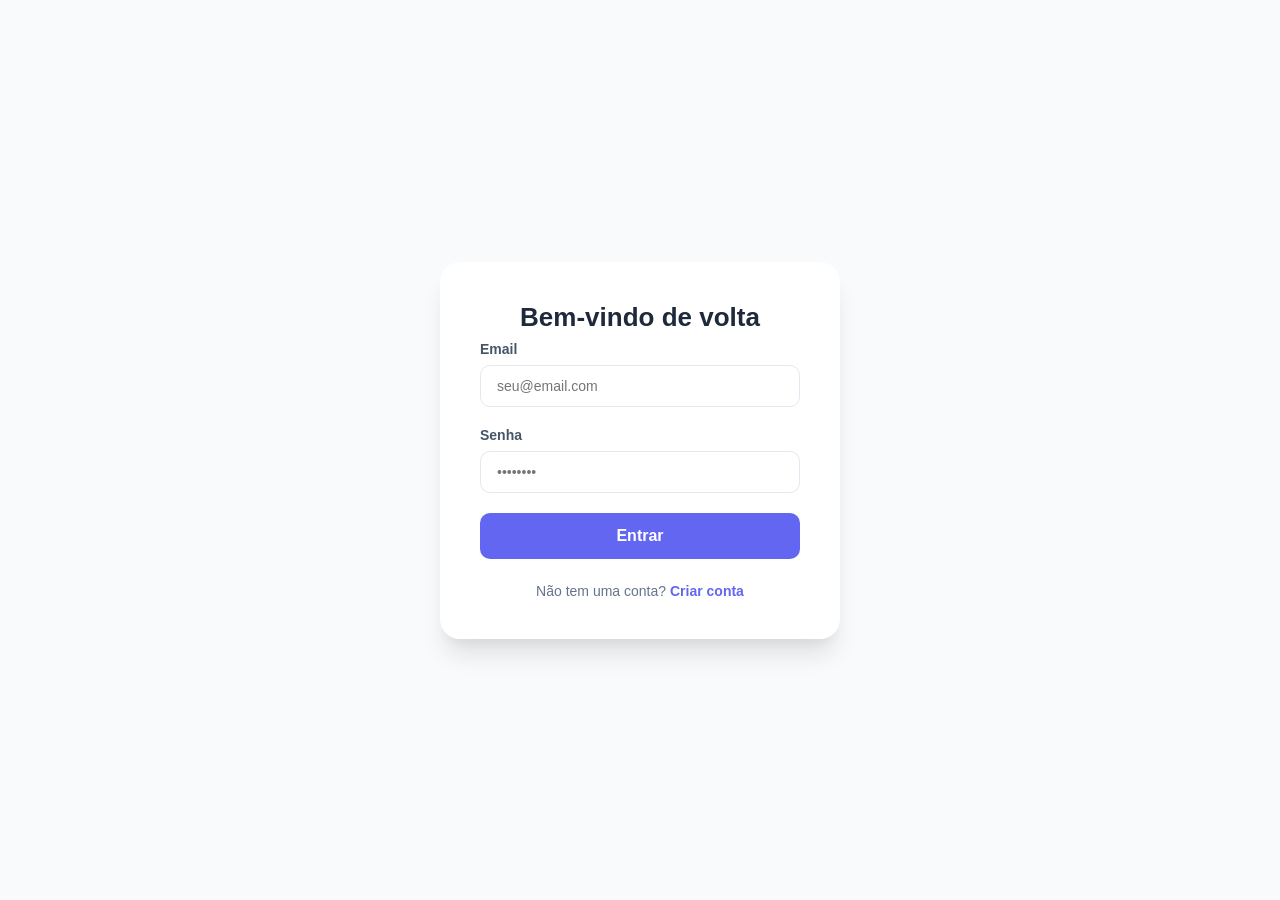
<file: Index.html>
<!doctype html>
  <html lang="pt-br">
    <head>
      <meta charset="UTF-8" />
      <meta name="viewport" content="width=device-width, initial-scale=1.0" />
      <title>DevAcademy - Acesso</title>
      <link rel="stylesheet" href="/Css/style.css" />
    </head>
    <body>
<div class="auth-container">
    <div class="form-card">
        <div id="mensagemBox" style="display:none; margin-bottom: 10px;"></div>

        <div id="login-section">
            <h2>Bem-vindo de volta</h2>
            <form id="formulario-login">
                <div class="input-group">
                    <label for="email">Email</label>
                    <input type="email" id="email" required placeholder="seu@email.com" />
                </div>
                <div class="input-group">
                    <label for="senha">Senha</label>
                    <input type="password" id="senha" required placeholder="••••••••" />
                </div>
                <button id="bnt" type="submit" class="btn">Entrar</button>
            </form>
            <div class="switch-text">
                <p>Não tem uma conta? <a class="btn-link" href="Cadastrar.html">Criar conta</a></p>
            </div>
        </div>
    </div>
</div>
          <!-- LOGIN -->
          <div id="dashboard-section" class="hidden" >
            <h2>Painel Protegido</h2>
            <p>Olá, você está logado!</p>
            <div class="gap">
            <button id="fetch-data-btn" class="btn">Buscar dados</button>
            <div id="api-data"></div>
            <button id="logout-btn" class="btn">Sair</button>
          </div>
        </div>
        

      <script src="script.js"></script>
    </body>
  </html>
</file>
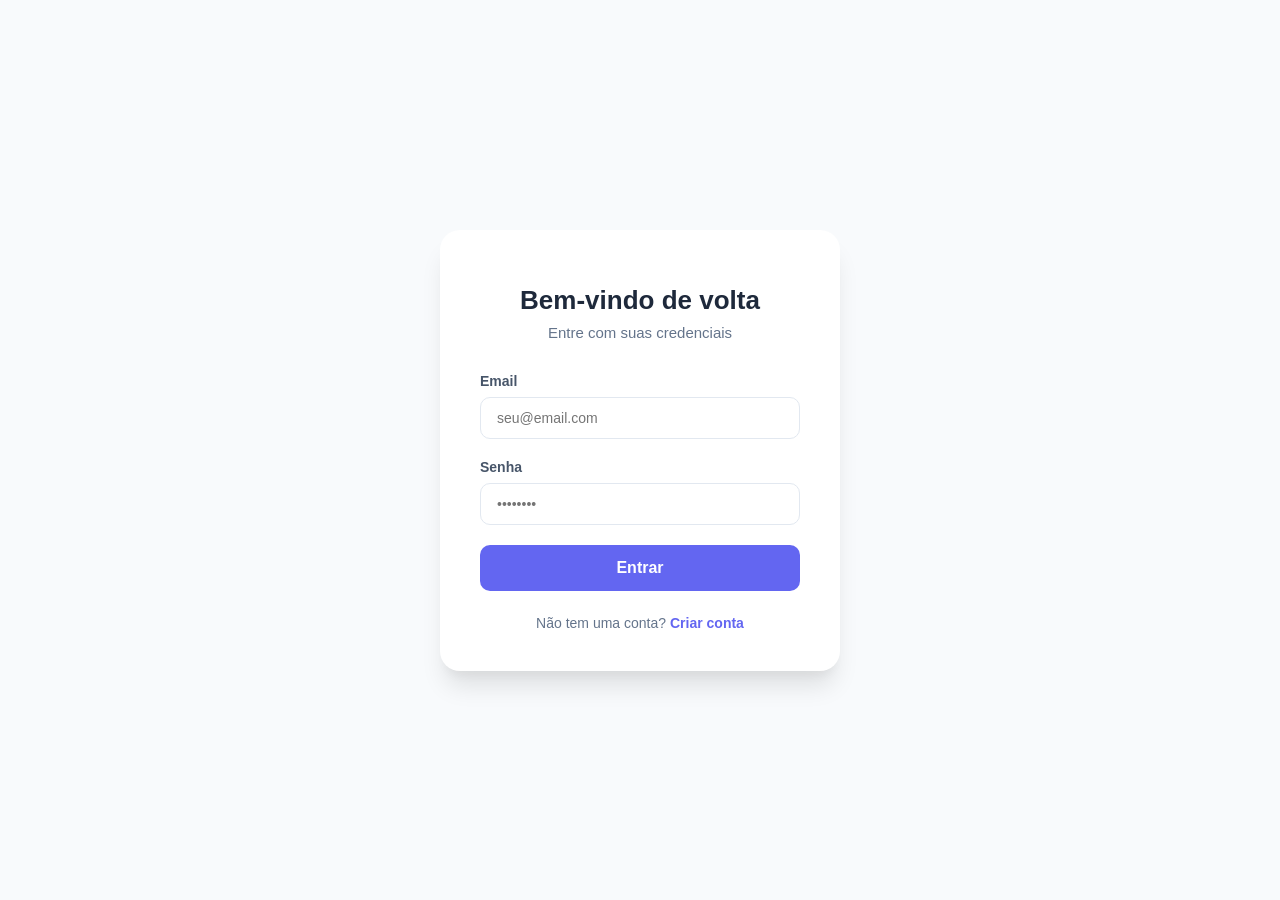
<file: Front/Index.html>
<!doctype html>
  <html lang="pt-br">
    <head>
      <meta charset="UTF-8" />
      <meta name="viewport" content="width=device-width, initial-scale=1.0" />
      <title>DevAcademy - Acesso</title>
      <link rel="stylesheet" href="style.css" />
    </head>
    <body>
      <div class="auth-container">
        <div class="form-card">
          <div id="mensagemBox"></div>

          <div id="login-section">
            <h2>Bem-vindo de volta</h2>
            <p class="subtitle">Entre com suas credenciais</p>

            <form id="formulario-login">
              <div class="input-group">
                <label for="email">Email</label>
                <input
                  type="email"
                  id="email"
                  required
                  placeholder="seu@email.com"
                />
              </div>
              <div class="input-group">
                <label for="senha">Senha</label>
                <input
                  type="password"
                  id="senha"
                  required
                  placeholder="••••••••"
                />
              </div>
              <button id="bnt" type="submit" class="btn">Entrar</button>
            </form>

            <div class="switch-text">
              Não tem uma conta?
              <a class="btn-link" href="Cadastrar.html">Criar conta</a>
            </div>
          </div>

          <!-- LOGIN -->
          <div id="dashboard-section" class="hidden" >
            <h2>Painel Protegido</h2>
            <p>Olá, você está logado!</p>
            <div class="gap">
            <button id="fetch-data-btn" class="btn">Buscar dados</button>
            <div id="api-data"></div>
            <button id="logout-btn" class="btn">Sair</button>
            </div>
          </div>

      <script src="script.js"></script>
    </body>
  </html>
</file>
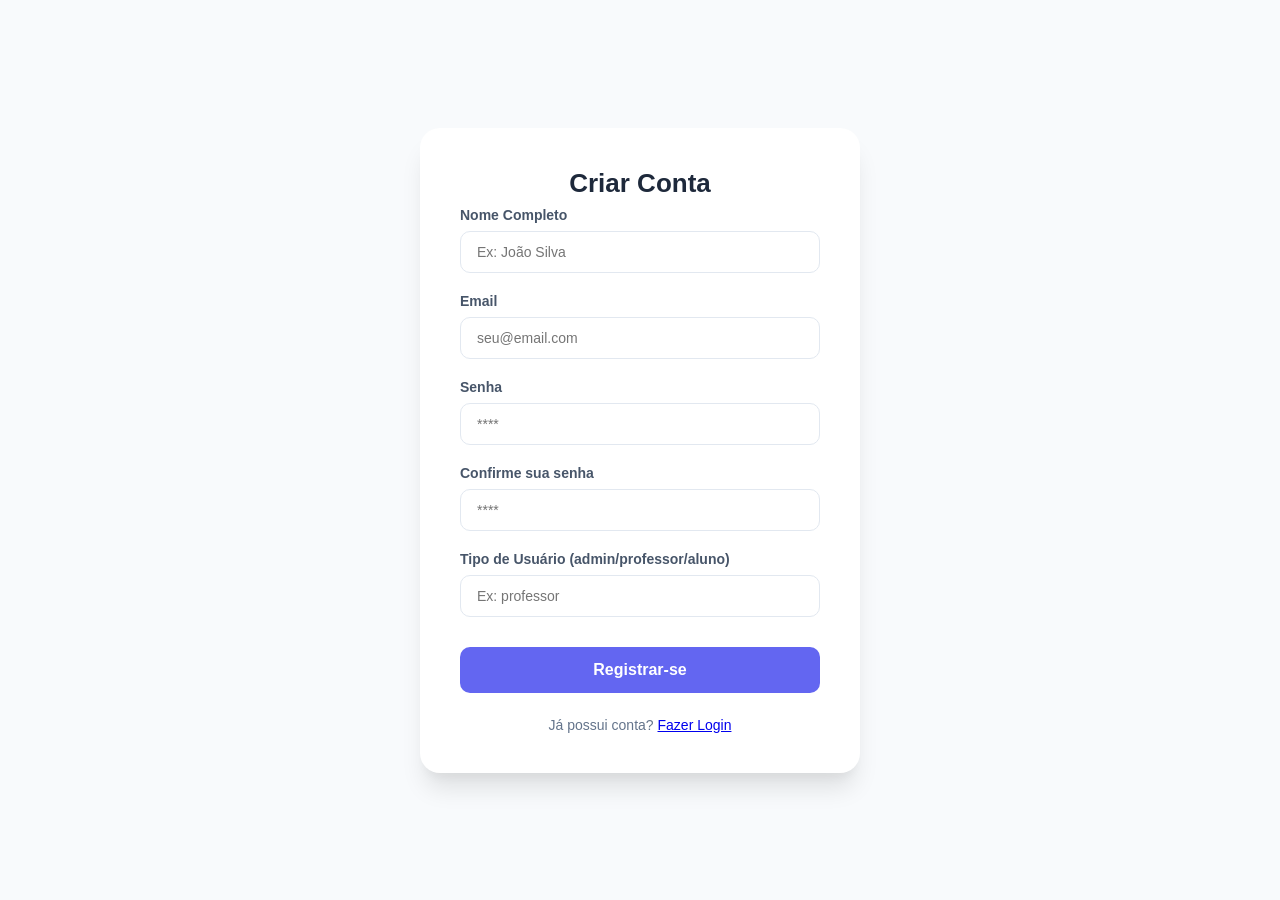
<file: Cadastrar.html>
<!DOCTYPE html>
<html lang="pt-br">
<head>
    <meta charset="UTF-8">
    <meta name="viewport" content="width=device-width, initial-scale=1.0">
    <title>DevAcademy - Acesso</title>
    <link rel="stylesheet" href="Css/Cadastrar.css">
</head>
<body>
<div class="auth-container">
    <div class="form-card">
        <div id="mensagemBox" style="display:none; margin-bottom: 10px;"></div>
        <div id="register-section">
            <h2>Criar Conta</h2>
            <form id="registro">
                <div class="input-group">
                    <label for="nome">Nome Completo</label>
                    <input type="text" id="nome" required placeholder="Ex: João Silva" />
                </div>
                <div class="input-group">
                    <label for="reg-email">Email</label>
                    <input type="email" id="reg-email" required placeholder="seu@email.com" />
                </div>
                <div class="input-group">
                    <label for="reg-senha">Senha</label>
                    <input type="password" id="reg-senha" required placeholder="****" />
                </div>
                <div class="input-group">
                    <label for="conf-senha">Confirme sua senha</label>
                    <input type="password" id="conf-senha" required placeholder="****">
                </div>
                <div class="input-group">
                    <label for="role">Tipo de Usuário (admin/professor/aluno)</label>
                    <input type="text" id="role" placeholder="Ex: professor">
                </div>
                <button id="bnt" type="submit" class="btn">Registrar-se</button>
            </form>
            <div class="switch-text">
                <p>Já possui conta? <a href="Index.html">Fazer Login</a></p>
            </div>
        </div>
    </div>
</div>
    <script src="script.js"></script>
</body>
</html>
</file>
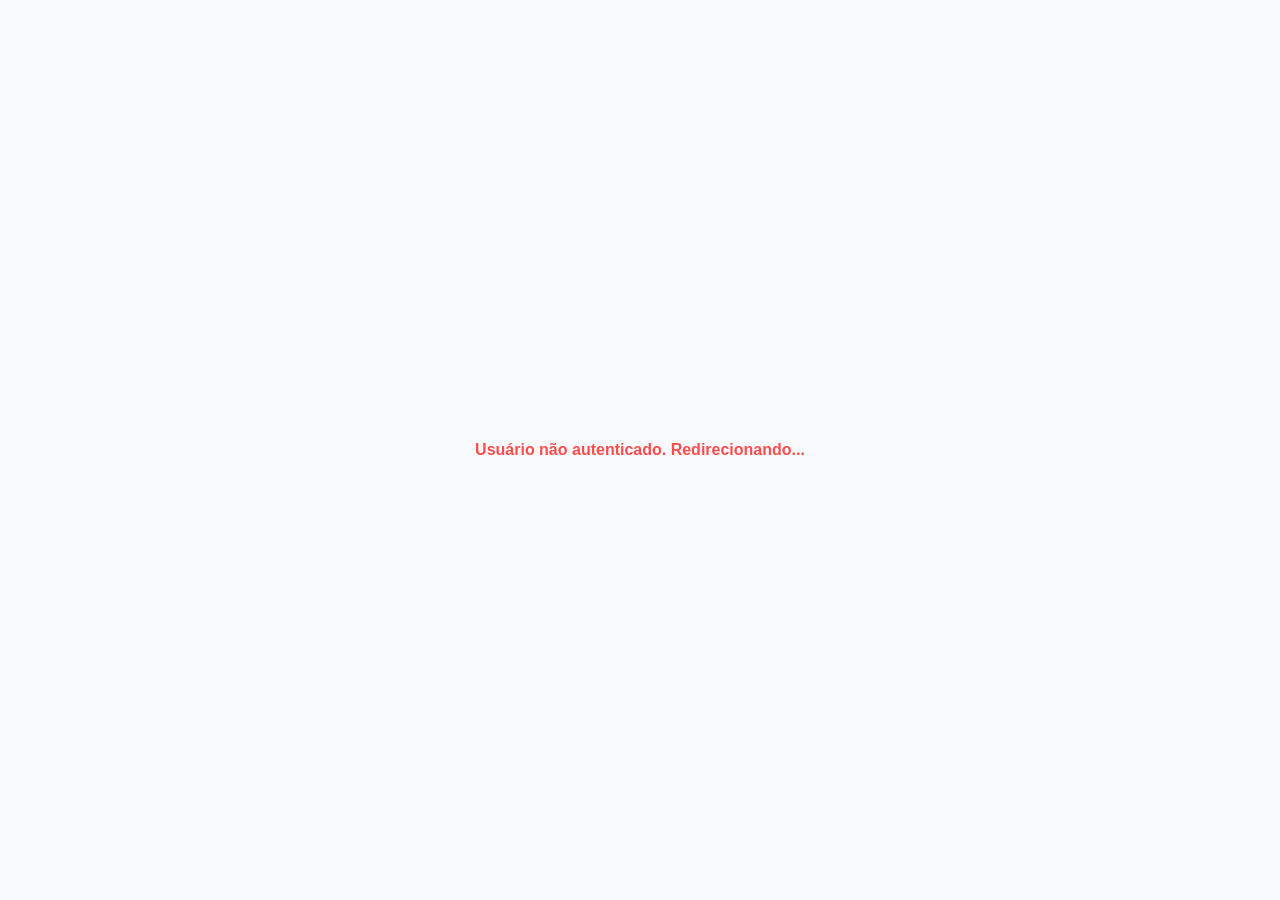
<file: Cadastro-Cursos.html>
<!DOCTYPE html>
<html lang="pt-br">
<head>
    <meta charset="UTF-8">
    <meta name="viewport" content="width=device-width, initial-scale=1.0">
    <title>Cadastrar - Cursos</title>
    <link rel="stylesheet" href="Css/Cadastro-Cursos.css">
</head>
<body>
    <div id="mensagemBox" style="display:none;"></div>
    <form id="Registro-curso">
        <div class="cards">
            <div class="Titulo">
                <h1>Registrar Curso</h1>
            </div>
        <input type="text" id="titulo-curso" required placeholder="Digite o nome do curso">
        <input type="text" id="descricao-curso" placeholder="Digite uma descrição">
        <input type="number" name="" id="CargaH-curso" placeholder="Digite a Carga horaria">
        <button type="submit" id="Bnt-Curso">Registrar</button>
        <p>Já tem um curso? Então faça o <a href="Index.html">login</a></p>
        </div>
        <button type="button" id="btn-sair" class="btn-secondary">Sair da Conta</button>
    </form>
    <script src="Curso.js"></script>
</body>
</html>
</file>
<file: Css/style.css>
* {
    margin: 0;
    padding: 0;
    box-sizing: border-box;
    font-family: 'Inter', -apple-system, sans-serif;
}

body {
    background: #f8fafc;
    height: 100vh;
    display: flex;
    justify-content: center;
    align-items: center;
}

.auth-container {
    width: 100%;
    max-width: 440px;
    padding: 20px;
}

.form-card {
    background: #ffffff;
    padding: 40px;
    border-radius: 20px;
    box-shadow: 0 20px 25px -5px rgba(0, 0, 0, 0.1), 0 10px 10px -5px rgba(0, 0, 0, 0.04);
}

h2 {
    color: #1e293b;
    font-size: 26px;
    font-weight: 700;
    margin-bottom: 8px;
    text-align: center;
}

.subtitle {
    color: #64748b;
    font-size: 15px;
    text-align: center;
    margin-bottom: 32px;
}

.input-group {
    margin-bottom: 20px;
}

label {
    display: block;
    font-size: 14px;
    font-weight: 600;
    color: #475569;
    margin-bottom: 8px;
}

input {
    width: 100%;
    padding: 12px 16px;
    border: 1.5px solid #e2e8f0;
    border-radius: 10px;
    font-size: 14px;
    transition: all 0.3s ease;
}

input:focus {
    outline: none;
    border-color: #6366f1;
    box-shadow: 0 0 0 4px rgba(99, 102, 241, 0.1);
}

.btn {
    width: 100%;
    padding: 14px;
    background: #6366f1;
    color: white;
    border: none;
    border-radius: 10px;
    font-size: 16px;
    font-weight: 600;
    cursor: pointer;
    transition: all 0.2s;
}

.btn:hover {
    background: #4f46e5;
}

#logout-btn {
    background: #f1f5f9;
    color: #ef4444;
    margin-top: 12px;
}

#logout-btn:hover {
    background: #fee2e2;
}

.switch-text {
    margin-top: 24px;
    text-align: center;
    font-size: 14px;
    color: #64748b;
}

.btn-link {
    color: #6366f1;
    font-weight: 600;
    text-decoration: none;
}

.hidden {
    display: none;
}

.gap {
    display: flex;
    flex-direction: column;
    gap: 12px;
    margin-top: 20px;
}

#dashboard-section p {
    text-align: center;
    color: #475569;
    background: #f1f5f9;
    padding: 15px;
    border-radius: 8px;
}

#mensagemBox {
    text-align: center;
    margin-bottom: 15px;
    font-size: 14px;
    font-weight: 500;
}
</file>
<file: Front/style.css>
* {
    margin: 0;
    padding: 0;
    box-sizing: border-box;
    font-family: 'Inter', -apple-system, sans-serif;
}

body {
    background: #f8fafc;
    height: 100vh;
    display: flex;
    justify-content: center;
    align-items: center;
}

.auth-container {
    width: 100%;
    max-width: 440px;
    padding: 20px;
}

.form-card {
    background: #ffffff;
    padding: 40px;
    border-radius: 20px;
    box-shadow: 0 20px 25px -5px rgba(0, 0, 0, 0.1), 0 10px 10px -5px rgba(0, 0, 0, 0.04);
}

h2 {
    color: #1e293b;
    font-size: 26px;
    font-weight: 700;
    margin-bottom: 8px;
    text-align: center;
}

.subtitle {
    color: #64748b;
    font-size: 15px;
    text-align: center;
    margin-bottom: 32px;
}

.input-group {
    margin-bottom: 20px;
}

label {
    display: block;
    font-size: 14px;
    font-weight: 600;
    color: #475569;
    margin-bottom: 8px;
}

input {
    width: 100%;
    padding: 12px 16px;
    border: 1.5px solid #e2e8f0;
    border-radius: 10px;
    font-size: 14px;
    transition: all 0.3s ease;
}

input:focus {
    outline: none;
    border-color: #6366f1;
    box-shadow: 0 0 0 4px rgba(99, 102, 241, 0.1);
}

.btn {
    width: 100%;
    padding: 14px;
    background: #6366f1;
    color: white;
    border: none;
    border-radius: 10px;
    font-size: 16px;
    font-weight: 600;
    cursor: pointer;
    transition: all 0.2s;
}

.btn:hover {
    background: #4f46e5;
}

#logout-btn {
    background: #f1f5f9;
    color: #ef4444;
    margin-top: 12px;
}

#logout-btn:hover {
    background: #fee2e2;
}

.switch-text {
    margin-top: 24px;
    text-align: center;
    font-size: 14px;
    color: #64748b;
}

.btn-link {
    color: #6366f1;
    font-weight: 600;
    text-decoration: none;
}

.hidden {
    display: none;
}

.gap {
    display: flex;
    flex-direction: column;
    gap: 12px;
    margin-top: 20px;
}

#dashboard-section p {
    text-align: center;
    color: #475569;
    background: #f1f5f9;
    padding: 15px;
    border-radius: 8px;
}

#mensagemBox {
    text-align: center;
    margin-bottom: 15px;
    font-size: 14px;
    font-weight: 500;
}
</file>
<file: Css/Cadastrar.css>
/* Reset básico e fontes */
* {
    margin: 0;
    padding: 0;
    box-sizing: border-box;
    font-family: 'Inter', -apple-system, BlinkMacSystemFont, 'Segoe UI', Roboto, sans-serif;
}

body {
    background: #f8fafc;
    min-height: 100vh;
    display: flex;
    justify-content: center;
    align-items: center;
    padding: 20px;
}

/* Container principal */
.auth-container {
    width: 100%;
    max-width: 440px;
}

/* Card do formulário */
.form-card {
    background: #ffffff;
    padding: 40px;
    border-radius: 20px;
    box-shadow: 0 20px 25px -5px rgba(0, 0, 0, 0.1), 0 10px 10px -5px rgba(0, 0, 0, 0.04);
}

/* Títulos e textos */
h2 {
    color: #1e293b;
    font-size: 26px;
    font-weight: 700;
    margin-bottom: 8px;
    text-align: center;
}

.subtitle {
    color: #64748b;
    font-size: 15px;
    text-align: center;
    margin-bottom: 32px;
}

/* Grupos de entrada (Labels e Inputs) */
.input-group {
    margin-bottom: 20px;
}

label {
    display: block;
    font-size: 14px;
    font-weight: 600;
    color: #475569;
    margin-bottom: 8px;
}

input {
    width: 100%;
    padding: 12px 16px;
    border: 1.5px solid #e2e8f0;
    border-radius: 10px;
    font-size: 14px;
    color: #1e293b;
    transition: all 0.3s ease;
}

input:focus {
    outline: none;
    border-color: #6366f1;
    box-shadow: 0 0 0 4px rgba(99, 102, 241, 0.1);
}

/* Botão principal */
.btn {
    width: 100%;
    padding: 14px;
    background: #6366f1;
    color: white;
    border: none;
    border-radius: 10px;
    font-size: 16px;
    font-weight: 600;
    cursor: pointer;
    transition: all 0.2s;
    margin-top: 10px;
}

.btn:hover {
    background: #4f46e5;
    transform: translateY(-1px);
}

.btn:active {
    transform: translateY(0);
}

/* Link para trocar de página */
.switch-text {
    margin-top: 24px;
    text-align: center;
    font-size: 14px;
    color: #64748b;
}

.btn-link {
    color: #6366f1;
    font-weight: 600;
    text-decoration: none;
    transition: color 0.2s;
}

.btn-link:hover {
    color: #4f46e5;
    text-decoration: underline;
}

/* Caixa de Mensagens (Feedback de erro/sucesso) */
#MensagemBox {
    text-align: center;
    margin-bottom: 15px;
    font-size: 14px;
    font-weight: 500;
    min-height: 20px;
}

/* Utilitários */
.hidden {
    display: none;
}
</file>
<file: Css/Cadastro-Cursos.css>
/* Reset e Fonte */
* {
    margin: 0;
    padding: 0;
    box-sizing: border-box;
    font-family: 'Inter', -apple-system, sans-serif;
}

body {
    background: #f8fafc;
    min-height: 100vh;
    display: flex;
    justify-content: center;
    align-items: center;
    padding: 20px;
}

/* Formulário e Card */
#Registro-curso {
    width: 100%;
    max-width: 440px;
}

.cards {
    background: #ffffff;
    padding: 40px;
    border-radius: 20px;
    box-shadow: 0 20px 25px -5px rgba(0, 0, 0, 0.1), 0 10px 10px -5px rgba(0, 0, 0, 0.04);
    display: flex;
    flex-direction: column;
}

/* Título */
.Titulo h1 {
    color: #1e293b;
    font-size: 24px;
    font-weight: 700;
    margin-bottom: 24px;
    text-align: center;
}

/* Inputs */
input {
    width: 100%;
    padding: 12px 16px;
    margin-bottom: 16px;
    border: 1.5px solid #e2e8f0;
    border-radius: 10px;
    font-size: 14px;
    transition: all 0.3s ease;
}

input:focus {
    outline: none;
    border-color: #6366f1;
    box-shadow: 0 0 0 4px rgba(99, 102, 241, 0.1);
}

/* Botão */
#Bnt-Curso{
    width: 100%;
    padding: 14px;
    background: #6366f1;
    color: white;
    border: none;
    border-radius: 10px;
    font-size: 16px;
    font-weight: 600;
    cursor: pointer;
    transition: all 0.2s;
    margin-top: 8px;
}

#Bnt-Curso:hover {
    background: #4f46e5;
    transform: translateY(-1px);
}

/* Texto de rodapé (Login) */
p {
    margin-top: 24px;
    text-align: center;
    font-size: 14px;
    color: #64748b;
}

p a {
    color: #6366f1;
    font-weight: 600;
    text-decoration: none;
}

p a:hover {
    text-decoration: underline;
}
</file>
